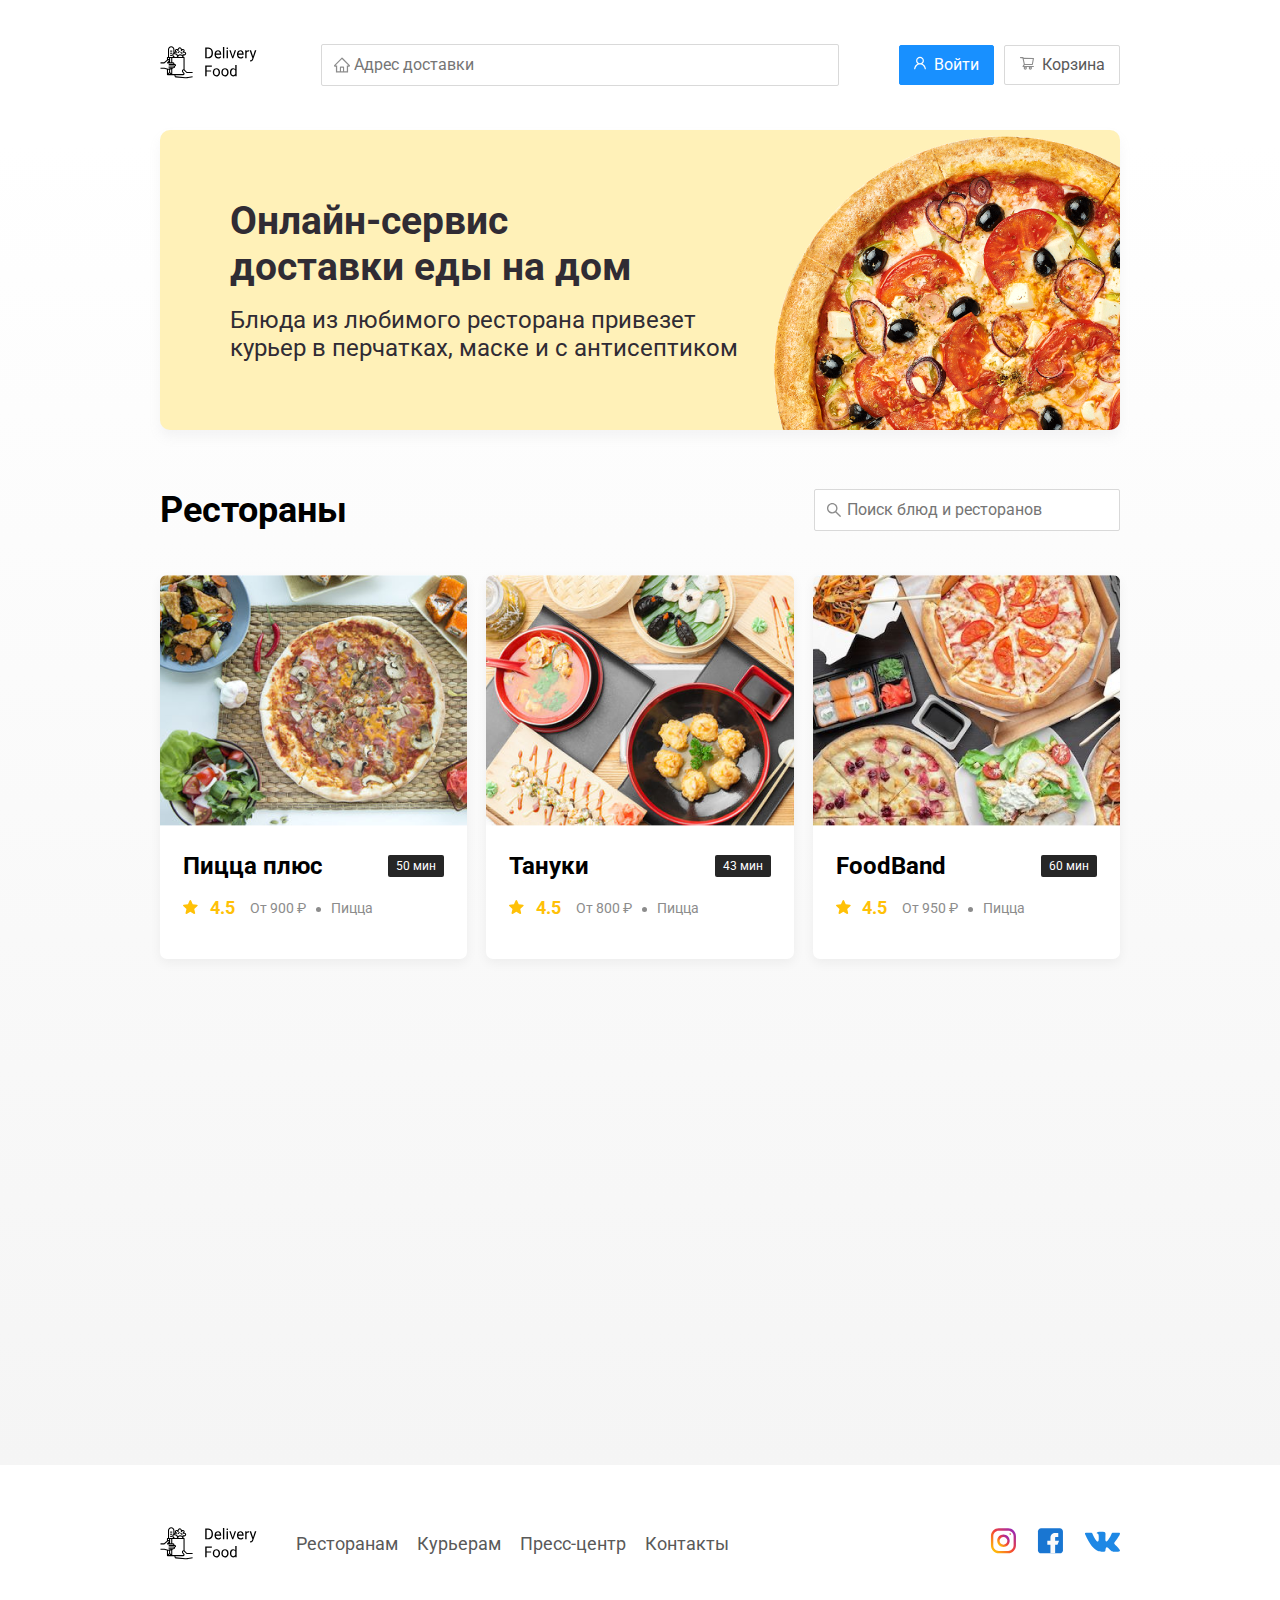
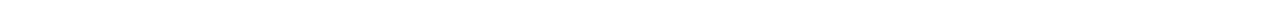
<file: delivery/index.html>
<!DOCTYPE html>
<html lang="en">
<head>
    <meta charset="UTF-8">
    <meta name="viewport" content="width=device-width, initial-scale=1.0">
    <title>Доставка еды на дом!</title>
    <link
    rel="stylesheet"
    href="https://cdnjs.cloudflare.com/ajax/libs/animate.css/4.1.1/animate.min.css"/>
    <link href="https://fonts.googleapis.com/css2?family=Roboto:wght@400;700&display=swap" rel="stylesheet">
    <link rel="stylesheet" href="css/normalize.css"> 
    <link rel="stylesheet" href="css/style.css">
</head>
<body>
    <div class="container">
        <header class="header">
            <a href="index.html"><img src="img/logo.svg" alt="logo" class="logo"></a>
            
            <input type="text" class="input search-input" placeholder="Адрес доставки">
            <div class="buttons">
                <button class="button button-sign-in"><img src="img/Vector.svg" class="button-icon">
                    <span class="button-text">Войти</span></button>
                <button class="button" id="cart-button" id="cart-button"><img src="img/carts.svg" class="button-icon">
                    <span class="button-text">Корзина</span></button>
            </div>
        </header>
    </div>
    <main class="main">
        <div class="container">
            <section class="promo animate__animated animate__flipInX">
                <h1 class="promo__title">
                    Онлайн-сервис <br>доставки еды на дом
                </h1>
                <p class="promo__text">
                    Блюда из любимого ресторана привезет курьер в 
                    перчатках, маске и с антисептиком
                </p>
            </section>
    
            <section class="restaurants">
                <div class="section-heading">
                    <h2 class="section-title">Рестораны</h2>
                    <input class=" input restaurant-search" placeholder="Поиск блюд и ресторанов">
                </div>
                <div class="cards">
                    <a href="restaurant.html" class="card wow animate__animated animate__fadeInUp" data-wow-delay="0.2s">
                        <img src="img/1.png" alt="Пицца плюс" class="card__image">
                        <div class="card-text">
                            <div class="card-heading">
                                <h3 class="card-title">Пицца плюс</h3>
                                <span class="card-tag">50 мин</span>
                            </div>
                            <div class="card-info">
                                <div class="rating"><img src="img/star.svg" alt="" class="rating-star"> 4.5</div>
                                <div class="price">От 900 ₽</div>
                                <div class="category">Пицца</div>
                            </div>
                        </div>
                    </a>
                    <a href="restaurant.html" class="card wow animate__animated animate__fadeInUp" data-wow-delay="0.4s">
                        <img src="img/2.png" alt="Пицца плюс" class="card__image">
                        <div class="card-text">
                            <div class="card-heading">
                                <h3 class="card-title">Тануки</h3>
                                <span class="card-tag">43 мин</span>
                            </div>
                            <div class="card-info">
                                <div class="rating"><img src="img/star.svg" alt="" class="rating-star"> 4.5</div>
                                <div class="price">От 800 ₽</div>
                                <div class="category">Пицца</div>
                            </div>
                        </div>
                    </a>
                    <a href="restaurant.html" class="card wow animate__animated animate__fadeInUp" data-wow-delay="0.6s">
                        <img src="img/3.png" alt="Пицца плюс" class="card__image">
                        <div class="card-text">
                            <div class="card-heading">
                                <h3 class="card-title">FoodBand</h3>
                                <span class="card-tag">60 мин</span>
                            </div>
                            <div class="card-info">
                                <div class="rating"><img src="img/star.svg" alt="" class="rating-star"> 4.5</div>
                                <div class="price">От 950 ₽</div>
                                <div class="category">Пицца</div>
                            </div>
                        </div>
                    </a>
                    <a href="restaurant.html" class="card wow animate__animated animate__fadeInUp" data-wow-delay="0.2s">
                        <img src="img/4.png" alt="Пицца плюс" class="card__image">
                        <div class="card-text">
                            <div class="card-heading">
                                <h3 class="card-title">Пицца-Лисица</h3>
                                <span class="card-tag">50 мин</span>
                            </div>
                            <div class="card-info">
                                <div class="rating"><img src="img/star.svg" alt="" class="rating-star"> 4.5</div>
                                <div class="price">От 900 ₽</div>
                                <div class="category">Пицца</div>
                            </div>
                        </div>
                    </a>
                    <a href="restaurant.html" class="card wow animate__animated animate__fadeInUp" data-wow-delay="0.4s">
                        <img src="img/5.png" alt="Пицца плюс" class="card__image">
                        <div class="card-text">
                            <div class="card-heading">
                                <h3 class="card-title">Пицца плюс</h3>
                                <span class="card-tag">50 мин</span>
                            </div>
                            <div class="card-info">
                                <div class="rating">
                                    <img src="img/star.svg" alt="" class="rating-star"> 4.5</div>
                                <div class="price">От 900 ₽</div>
                                <div class="category">Пицца</div>
                            </div>
                        </div>
                    </a>
                    <a href="restaurant.html" class="card wow animate__animated animate__fadeInUp" data-wow-delay="0.6s">
                        <img src="img/6.png" alt="Пицца плюс" class="card__image">
                        <div class="card-text">
                            <div class="card-heading">
                                <h3 class="card-title">Пицца плюс</h3>
                                <span class="card-tag">50 мин</span>
                            </div>
                            <div class="card-info">
                                <div class="rating"><img src="img/star.svg" alt="" class="rating-star"> 4.5</div>
                                <div class="price">От 1200 ₽</div>
                                <div class="category">Русская кухня</div>
                            </div>
                        </div>
                    </a>
                </div>
            </section>
        </div>
    </main>
    <div class="footer">
        <div class="container">
            <div class="footer-block">
                <img src="img/logo.svg" alt="logo" class="logo footer-logo">
                <nav class="footer-nav">
                    <a href="#" class="footer-link">Ресторанам </a>
                    <a href="#" class="footer-link">Курьерам</a>
                    <a href="#" class="footer-link">Пресс-центр</a>
                    <a href="#" class="footer-link">Контакты</a>
                </nav>
                <div class="social-links">
                    <a href="#" class="social-link"><img src="img/instagram.svg" alt="instagram"></a>
                    <a href="#" class="social-link"><img src="img/fb.svg" alt="FaceBook"></a>
                    <a href="#" class="social-link"><img src="img/vk.svg" alt="VKontakte"></a>
                </div>
            </div>
        </div>
    </div>
    <div class="modal">
        <div class="modal-dialog">
            <div class="modal-header">
                <h3 class="modal-title">Корзина</h3>
                <button class="close">&times;</button>
            </div>
            <div class="modal-body">
                <div class="food-row">
                    <span class="food-name">Ролл угорь стандарт</span>
                    <strong class="food-price">250 ₽</strong>
                    <div class="food-counter">
                        <button class="counter-button">-</button>
                        <span class="counter">1</span>
                        <button class="counter-button">+</button>
                    </div>
                </div>
                <div class="food-row">
                    <span class="food-name">Ролл угорь стандарт</span>
                    <strong class="food-price">250 ₽</strong>
                    <div class="food-counter">
                        <button class="counter-button">-</button>
                        <span class="counter">1</span>
                        <button class="counter-button">+</button>
                    </div>
                </div>
                <div class="food-row">
                    <span class="food-name">Ролл угорь стандарт</span>
                    <strong class="food-price">250 ₽</strong>
                    <div class="food-counter">
                        <button class="counter-button">-</button>
                        <span class="counter">1</span>
                        <button class="counter-button">+</button>
                    </div>
                </div>
                <div class="food-row">
                    <span class="food-name">Ролл угорь стандарт</span>
                    <strong class="food-price">250 ₽</strong>
                    <div class="food-counter">
                        <button class="counter-button">-</button>
                        <span class="counter">1</span>
                        <button class="counter-button">+</button>
                    </div>
                </div>
                <div class="food-row">
                    <span class="food-name">Ролл угорь стандарт</span>
                    <strong class="food-price">250 ₽</strong>
                    <div class="food-counter">
                        <button class="counter-button">-</button>
                        <span class="counter">1</span>
                        <button class="counter-button">+</button>
                    </div>
                </div>
                <div class="food-row">
                    <span class="food-name">Ролл угорь стандарт</span>
                    <strong class="food-price">250 ₽</strong>
                    <div class="food-counter">
                        <button class="counter-button">-</button>
                        <span class="counter">1</span>
                        <button class="counter-button">+</button>
                    </div>
                </div>
                <div class="food-row">
                    <span class="food-name">Ролл угорь стандарт</span>
                    <strong class="food-price">250 ₽</strong>
                    <div class="food-counter">
                        <button class="counter-button">-</button>
                        <span class="counter">1</span>
                        <button class="counter-button">+</button>
                    </div>
                </div>
                <div class="food-row">
                    <span class="food-name">Ролл угорь стандарт</span>
                    <strong class="food-price">250 ₽</strong>
                    <div class="food-counter">
                        <button class="counter-button">-</button>
                        <span class="counter">1</span>
                        <button class="counter-button">+</button>
                    </div>
                </div>
                <div class="food-row">
                    <span class="food-name">Ролл угорь стандарт</span>
                    <strong class="food-price">250 ₽</strong>
                    <div class="food-counter">
                        <button class="counter-button">-</button>
                        <span class="counter">1</span>
                        <button class="counter-button">+</button>
                    </div>
                </div>
            </div>
            <div class="modal-footer">
                <span class="price-tag">1250 ₽</span>
                <div class="footer-buttons">
                    <button class="button button-sign-in">Оформить заказ</button>
                    <button class="button">Отмена</button>
                </div>
            </div>
        </div>
    </div>
    <script src="js/wow.min.js"></script>
    <script src="js/script.js"></script>
</body>
</html>
</file>
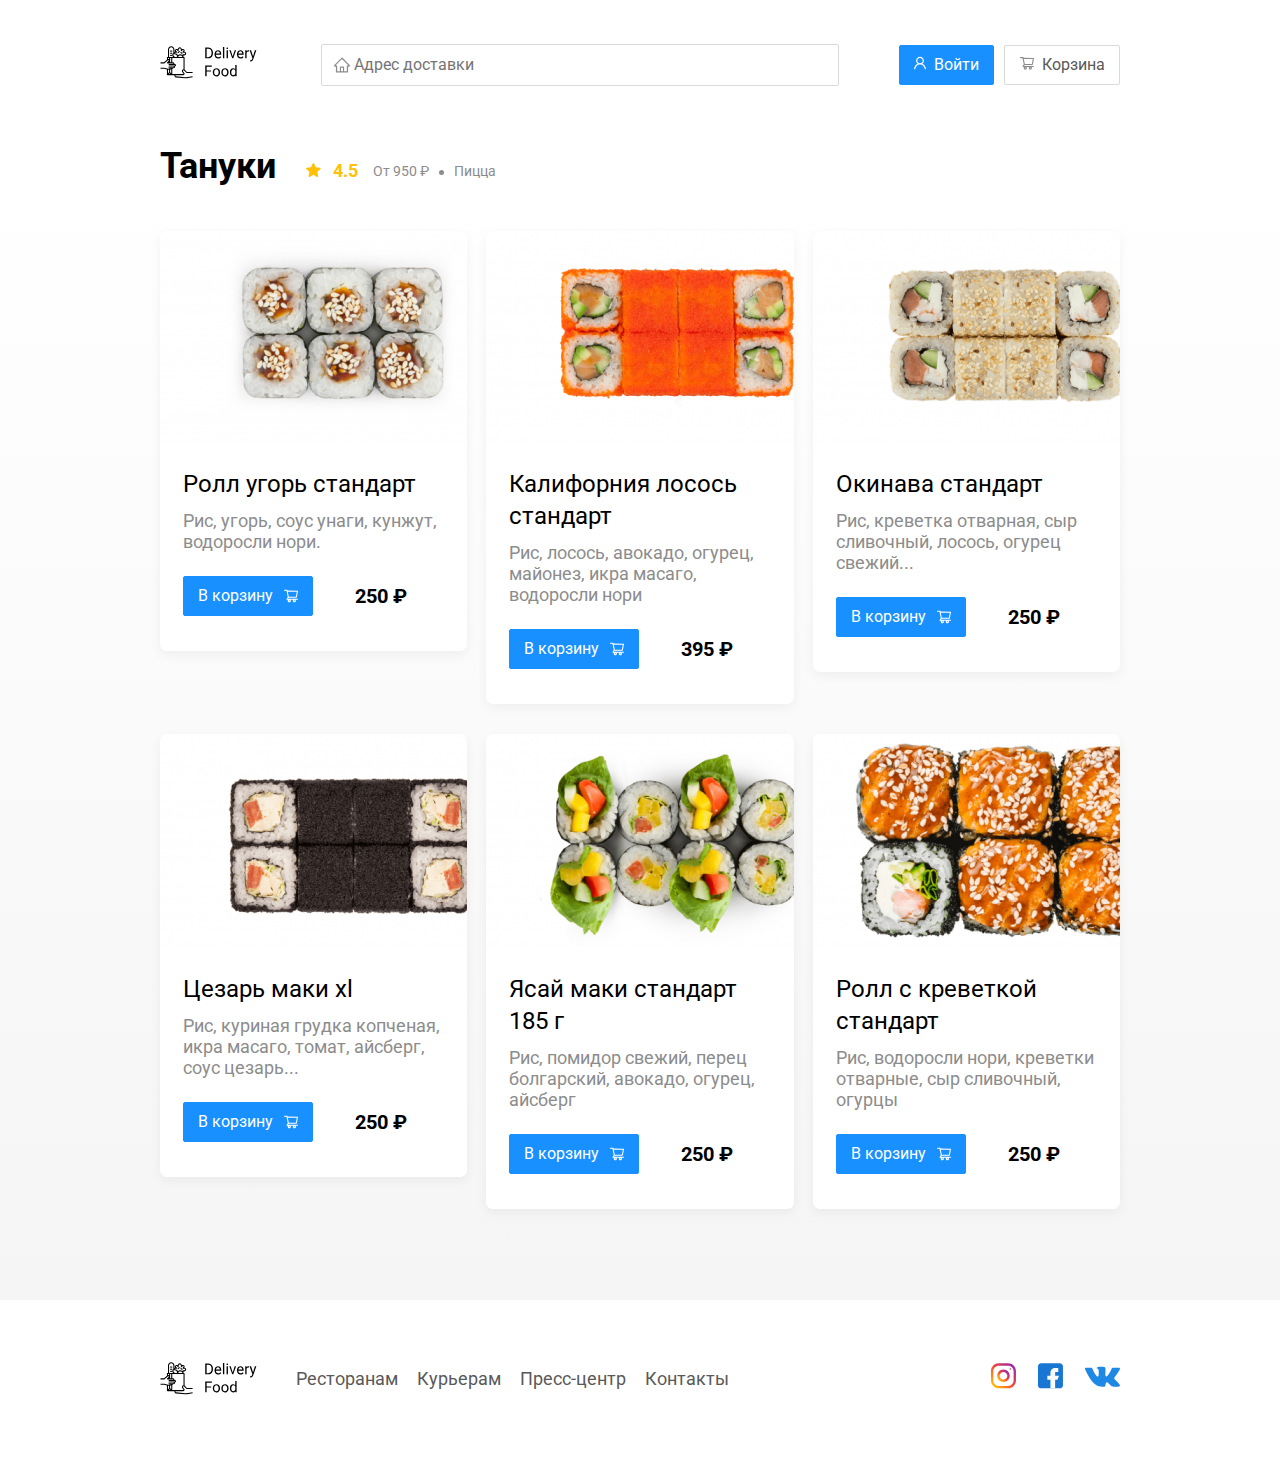
<file: delivery/restaurant.html>
<!DOCTYPE html>
<html lang="en">
<head>
    <meta charset="UTF-8">
    <meta name="viewport" content="width=device-width, initial-scale=1.0">
    <title>Доставка еды на дом!</title>
    <link
    rel="stylesheet"
    href="https://cdnjs.cloudflare.com/ajax/libs/animate.css/4.1.1/animate.min.css"
  />
    <link href="https://fonts.googleapis.com/css2?family=Roboto:wght@400;700&display=swap" rel="stylesheet">
    <link rel="stylesheet" href="css/normalize.css"> 
    <link rel="stylesheet" href="css/style.css">
</head>
<body>
    <div class="container">
        <header class="header">
            <a href="index.html"><img src="img/logo.svg" alt="logo" class="logo animate__animated animate__fadeInRight"></a>
            <input type="text" class="input search-input" placeholder="Адрес доставки">
            <div class="buttons">
                <button class="button button-sign-in"><img src="img/Vector.svg" class="button-icon">
                    <span class="button-text">Войти</span></button>
                <button class="button" id="cart-button"><img src="img/carts.svg" class="button-icon">
                    <span class="button-text">Корзина</span></button>
            </div>
        </header>
    </div>
    <main class="main">
        <div class="container">
    
            <section class="restaurants">
                <div class="section-heading">
                    <h2 class="section-title">Тануки</h2>
                    <div class="card-info">
                        <div class="rating"><img src="img/star.svg" alt="" class="rating-star"> 4.5</div>
                        <div class="price">От 950 ₽</div>
                        <div class="category">Пицца</div>
                    </div>
                </div>
                <div class="cards">
                    <div class="card wow animate__animated animate__fadeInUp" data-wow-delay="0.2s">
                        <img src="img/tanuki1.png" alt="Пицца плюс" class="card__image">
                        <div class="card-text">
                            <div class="card-heading">
                                <h3 class="card-title card-title-reg">Ролл угорь стандарт</h3>
                            </div>
                            <div class="card-info">
                                <div class="ingredients">Рис, угорь, соус унаги, кунжут, водоросли нори.</div>
                            </div>
                            <div class="card-buttons">
                                <button class="button button-sign-in">
                                    <span class="button-card-text">В корзину</span>
                                    <img src="img/shopping-cart-white.svg" alt="shopping-cart" class="button-card-img">
                                </button>
                                <strong class="card-price-bold">250 ₽</strong>
                            </div>
                        </div>
                    </div>
                    <div class="card wow animate__animated animate__fadeInUp" data-wow-delay="0.4s">
                        <img src="img/tanuki2.png" alt="Пицца плюс" class="card__image">
                        <div class="card-text">
                            <div class="card-heading">
                                <h3 class="card-title card-title-reg">Калифорния лосось стандарт</h3>
                            </div>
                            <div class="card-info">
                                <div class="ingredients">Рис, лосось, авокадо, огурец, майонез, икра масаго, водоросли нори</div>
                            </div>
                            <div class="card-buttons">
                                <button class="button button-sign-in">
                                    <span class="button-card-text">В корзину</span>
                                    <img src="img/shopping-cart-white.svg" alt="shopping-cart" class="button-card-img">
                                </button>
                                <strong class="card-price-bold">395 ₽</strong>
                            </div>
                        </div>
                    </div>
                    <div class="card wow animate__animated animate__fadeInUp" data-wow-delay="0.6s">
                        <img src="img/tanuki3.png" alt="Пицца плюс" class="card__image">
                        <div class="card-text">
                            <div class="card-heading">
                                <h3 class="card-title card-title-reg">Окинава стандарт</h3>
                            </div>
                            <div class="card-info">
                                <div class="ingredients"> Рис, креветка отварная, сыр сливочный, лосось, огурец свежий...</div>
                            </div>
                            <div class="card-buttons">
                                <button class="button button-sign-in">
                                    <span class="button-card-text">В корзину</span>
                                    <img src="img/shopping-cart-white.svg" alt="shopping-cart" class="button-card-img">
                                </button>
                                <strong class="card-price-bold">250 ₽</strong>
                            </div>
                        </div>
                    </div>
                    <div class="card wow animate__animated animate__fadeInUp" data-wow-delay="0.2s">
                        <img src="img/tanuki4.png" alt="Пицца плюс" class="card__image">
                        <div class="card-text">
                            <div class="card-heading">
                                <h3 class="card-title card-title-reg">Цезарь маки хl</h3>
                            </div>
                            <div class="card-info">
                                <div class="ingredients">Рис, куриная грудка копченая, икра масаго, томат, айсберг, соус цезарь...</div>
                            </div>
                            <div class="card-buttons">
                                <button class="button button-sign-in">
                                    <span class="button-card-text">В корзину</span>
                                    <img src="img/shopping-cart-white.svg" alt="shopping-cart" class="button-card-img">
                                </button>
                                <strong class="card-price-bold">250 ₽</strong>
                            </div>
                        </div>
                    </div>
                    <div class="card wow animate__animated animate__fadeInUp" data-wow-delay="0.4s">
                        <img src="img/tanuki5.png" alt="Пицца плюс" class="card__image">
                        <div class="card-text">
                            <div class="card-heading">
                                <h3 class="card-title card-title-reg">Ясай маки стандарт 185 г</h3>
                            </div>
                            <div class="card-info">
                                <div class="ingredients">Рис, помидор свежий, перец болгарский, авокадо, огурец, айсберг</div>
                            </div>
                            <div class="card-buttons">
                                <button class="button button-sign-in">
                                    <span class="button-card-text">В корзину</span>
                                    <img src="img/shopping-cart-white.svg" alt="shopping-cart" class="button-card-img">
                                </button>
                                <strong class="card-price-bold">250 ₽</strong>
                            </div>
                        </div>
                    </div>
                    <div class="card wow animate__animated animate__fadeInUp" data-wow-delay="0.6s">
                        <img src="img/tanuki6.png" alt="Пицца плюс" class="card__image">
                        <div class="card-text">
                            <div class="card-heading">
                                <h3 class="card-title card-title-reg">Ролл с креветкой стандарт</h3>
                            </div>
                            <div class="card-info">
                                <div class="ingredients">Рис, водоросли нори, креветки отварные, сыр сливочный, огурцы</div>
                            </div>
                            <div class="card-buttons">
                                <button class="button button-sign-in">
                                    <span class="button-card-text">В корзину</span>
                                    <img src="img/shopping-cart-white.svg" alt="shopping-cart" class="button-card-img">
                                </button>
                                <strong class="card-price-bold">250 ₽</strong>
                            </div>
                        </div>
                    </div>
                </div>
            </section>
        </div>
    </main>
    <footer class="footer">
        <div class="container">
            <div class="footer-block">
                <img src="img/logo.svg" alt="logo" class="logo footer-logo">
                <nav class="footer-nav">
                    <a href="#" class="footer-link">Ресторанам </a>
                    <a href="#" class="footer-link">Курьерам</a>
                    <a href="#" class="footer-link">Пресс-центр</a>
                    <a href="#" class="footer-link">Контакты</a>
                </nav>
                <div class="social-links">
                    <a href="#" class="social-link"><img src="img/instagram.svg" alt="instagram"></a>
                    <a href="#" class="social-link"><img src="img/fb.svg" alt="FaceBook"></a>
                    <a href="#" class="social-link"><img src="img/vk.svg" alt="VKontakte"></a>
                </div>
            </div>
        </div>
    </footer>
    <div class="modal">
        <div class="modal-dialog">
            <div class="modal-header">
                <h3 class="modal-title">Корзина</h3>
                <button class="close">&times;</button>
            </div>
            <div class="modal-body">
                <div class="food-row">
                    <span class="food-name">Ролл угорь стандарт</span>
                    <strong class="food-price">250 ₽</strong>
                    <div class="food-counter">
                        <button class="counter-button">-</button>
                        <span class="counter">1</span>
                        <button class="counter-button">+</button>
                    </div>
                </div>
                <div class="food-row">
                    <span class="food-name">Ролл угорь стандарт</span>
                    <strong class="food-price">250 ₽</strong>
                    <div class="food-counter">
                        <button class="counter-button">-</button>
                        <span class="counter">1</span>
                        <button class="counter-button">+</button>
                    </div>
                </div>
                <div class="food-row">
                    <span class="food-name">Ролл угорь стандарт</span>
                    <strong class="food-price">250 ₽</strong>
                    <div class="food-counter">
                        <button class="counter-button">-</button>
                        <span class="counter">1</span>
                        <button class="counter-button">+</button>
                    </div>
                </div>
                <div class="food-row">
                    <span class="food-name">Ролл угорь стандарт</span>
                    <strong class="food-price">250 ₽</strong>
                    <div class="food-counter">
                        <button class="counter-button">-</button>
                        <span class="counter">1</span>
                        <button class="counter-button">+</button>
                    </div>
                </div>
                <div class="food-row">
                    <span class="food-name">Ролл угорь стандарт</span>
                    <strong class="food-price">250 ₽</strong>
                    <div class="food-counter">
                        <button class="counter-button">-</button>
                        <span class="counter">1</span>
                        <button class="counter-button">+</button>
                    </div>
                </div>
            </div>
            <div class="modal-footer">
                <span class="price-tag">1250 ₽</span>
                <div class="footer-buttons">
                    <button class="button button-sign-in">Оформить заказ</button>
                    <button class="button">Отмена</button>
                </div>
            </div>
        </div>
    </div>
    <script src="js/wow.min.js"></script>
    <script src="js/script.js"></script>
</body>
</html>
</file>
<file: delivery/css/style.css>
* {
    box-sizing: border-box;
}

body {
    padding-top: 44px;
    font-family: 'Roboto', sans-serif;
}

.container {
    max-width: 1200px;
    margin: 0 auto;
}

.header {
    display: flex;
    justify-content: space-between;
    align-items: center;
    margin-bottom: 44px;
}

.input {
    border-radius: 2px;
    border: 1px solid #D9D9D9;
    font-size: 16px;
    line-height: 24px;
    padding: 8px;
    color: #BFBFBF;
    padding-left: 32px;
    background-repeat: no-repeat;
    background-position: left 11px center;
}

.search-input {
    flex:0.8;
    background-image: url(../img/home.svg);
    
}

.buttons {
    display: flex;
    align-items: center;
}

.button {
    background: #fff;
    padding: 7px 14px;
    border-radius: 2px;
    border: 1px solid #D9D9D9;
    box-shadow: 0px 0px 2px rgba(0, 0, 0, 0.0015);
    color: #595959;
    font-size: 16px;
    line-height: 24px;
    cursor:pointer;
}

.button-sign-in {
    background: #1890FF;
    border: 1px solid #1890FF;
    color: #fff;
    margin-right: 10px;
}

.button-icon {
    margin-right: 4px;
}

.button-card-text {
    margin-right: 10px;
}

.main {
    background: linear-gradient(180deg, rgba(245, 245, 245, 0) 1.04%, #F5F5F5 100%);
    padding-bottom: 91px;
}

.promo {
    box-shadow: 0 7px 12px rgba(158,158,163, 0.1);
    background: #FFF1B8 url(../img/pizza-promo.png) no-repeat top right -230px / 800px;
    border-radius: 10px;
    padding: 68px 70px;
}

.promo__title {
    font-weight: 700;
    color: #302C34;
    font-size: 39px;
    line-height: 46px;
    margin: 0;
}

.promo__text {
    margin: 16px 0 0 0;
    max-width: 538px;
    font-size: 24px;
    line-height: 28px;
    font-weight: normal;
    color: #302C34;
}

.restaurants {
    margin-top: 59px;
}

.restaurant-search {
    background-image: url(../img/search.svg);
    width: 306px;
    margin-left: auto;
}

.section-heading {
    display: flex;
    
    align-items: center;
    margin-bottom: 44px;
}

.section-title {
    margin: 0;
    font-weight: bold;
    font-size: 36px;
    line-height: 42px;
    color: #000;
    margin-right: 30px;
}

.cards {
    display: flex;
    flex-wrap: wrap;
    align-items: flex-start;
    justify-content: space-between;
}

.cards .card:nth-child(-n+3){
    margin-bottom: 30px;
}


.card {
    background: #FFFFFF;
    box-shadow: 0px 4px 12px rgba(0, 0, 0, 0.05);
    border-radius: 7px;
    overflow: hidden;
    flex-basis: 32%;
    text-decoration: none;
}

.card-buttons {
    margin-top: 24px;
    display: flex;
    align-items: center;
}

.card-buttons button {
    display: flex;
    align-items: center;
}

.card-price-bold {
    font-weight: bold;
    font-size: 20px;
    line-height: 32px;
    color: #000;
    margin-left: 32px;
}

.card-image {
    width: 384px;
    height: 250px;
    object-fit: cover;
}

.card-text {
    padding-top: 20px;
    padding-bottom: 35px;
    padding-left: 23px;
    padding-right: 23px;
}

.card-heading {
    display: flex;
    align-items: center;
    justify-content: space-between;
}

.card-title {
    margin: 0;
    font-weight: bold;
    font-size: 24px;
    line-height: 32px;
    color: #000;
}

.card-title-reg{
    font-weight: 400;
}

.card-tag {
    padding: 1px 8px;
    background: #262626;
    color: #fff;
    font-size: 12px;
    line-height: 20px;
    font-weight: normal;
    border-radius: 2px;
}

.card-info {
    display: flex;
    align-items: center;
    margin-top: 10px;
    flex-wrap: wrap;

}

.rating {
    margin-right: 26px;
    color: #FFC107;
    font-weight: bold;
    font-size: 18px;
    line-height: 32px;
}

.price, .category {
    color: #8C8C8C;
    font-weight: 400;
    font-size: 18px;
    line-height: 32px;
}

.ingredients {
    color: #8C8C8C;
    font-weight: 400;
    font-size: 18px;
    line-height: 21px;
}

.category {
    text-overflow: ellipsis;
    overflow: hidden;
    white-space: nowrap;
    max-width: 150px;
}

.price {
    margin-right: 10px;
    position: relative;
}

.price::after {
    content: "";
    display: inline-block;
    width: 5px;
    height: 5px;
    background: #8C8C8C;
    border-radius: 50%;
    vertical-align: middle;
    margin-left: 10px;
}

.rating-star {
    margin-right: 7.5px;
}

.footer {
    padding: 60px 0;
}

.footer-block {
    display: flex;
    align-items: center;
    justify-content: space-between;
}

.footer-nav {
    margin-right: auto;
    margin-left: 35px;
}

.footer-link {
    display: inline-block;
    color: #595959;
    text-decoration: none;
    font-weight: normal;
    font-size: 18px;
    line-height: 21px;
}

.footer-link:not(:last-child) {
    margin-right: 15px;
}

.social-links {
    display: flex;
    align-items: center;
}
.social-link:not(:last-child) {
    margin-right: 21px;
}

.modal {
    display: none;
    position: fixed;
    top: 0;
    left: 0;
    width: 100%;
    height: 100%;
    background: rgba(0, 0, 0, 0.4);
}

.is-open {
    display: flex;
}

.modal-dialog {
    max-width: 780px;
    width: 95%;
    padding:40px 45px;
    overflow: scroll;
    max-height: 400px;
    margin: auto;
    background: #FFFFFF;
    border-radius: 5px;
}

.modal-header {
    display: flex;
    justify-content: space-between;
    align-items: center;
    margin-bottom: 45px;
}

.modal-title {
    margin: 0;
    font-weight: bold;
    font-size: 36px;
    line-height: 42px;
}

.close {
    font-size: 36px;
    border:none;
    background-color: transparent;
    cursor: pointer;
}

.modal-body {
    margin-bottom: 52px;
}
.food-row {
    display: flex;
    align-items: flex-start;
    justify-content: space-between;
    padding-bottom: 8px;
    border-bottom: 1px solid #D9D9D9;
    margin-bottom: 15px;
}

.food-name {
    font-weight: normal;
    font-size: 18px;
    line-height: 32px;
}

.food-price {
    margin-left: auto;
    margin-right: 47px;
}

.food-counter {
    display: flex;
    align-items: center;
}

.counter-button {
    display: flex;
    align-items: center;
    justify-content: center;
    width: 39px;
    height: 32px;
    background: #FFFFFF;
    border: 1px solid #40A9FF;
    box-sizing: border-box;
    border-radius: 2px;
    font-weight: normal;
    font-size: 14px;
    line-height: 22px;
    color: #40A9FF;
}

.counter {
    font-size: 16px;
    line-height: 24px;
    margin-left: 10px;
    margin-right: 10px;
}

.modal-footer {
    display: flex;
    align-items: center;
    justify-content: space-between;
}

.footer-buttons {
    display: flex;
    align-items: center;
}

.price-tag {
    padding:15px 20px;
    background: #262626;
    border-radius: 5px;
    font-weight: bold;
    font-size: 20px;
    line-height: 23px;
    color: #FAFAFA;
}

@media (max-width: 1366px) {
    .container {
        max-width: 960px;
    }

    .promo {
        background-size: 710px;
        background-position: top right -240px;
    }

    .rating {
        margin-right: 15px;
    }

    .category, .price {
        font-size: 14px;
    }
}



@media (max-width: 992px) {
    .container {
        max-width: 750px;
    }

    .promo {
        padding: 50px;
        background-size: 500px;
        background-position: center right -160px;
    }

    .promo__text {
        font-size: 18px;
        max-width: 400px;
    }

    .card {
        flex-basis: 49%;
    }

    .footer-link {
        font-size: 16px;
    }
}

@media (max-width: 768px) {
    .container {
        max-width: 560px;
    }

    .card-info {
        flex-wrap: wrap;
    }

    .card .rating {
        flex-basis: 100%;
    }

    .card-title{
        font-size: 18px;
    }
    .promo {
        background-size: 400px;
        background-position: bottom 73px right -115px;
    }
    .promo__title {
        font-size: 24px;
        line-height: 1.4;
    }

    .promo__text {
        margin-top: 0;
    }
}

@media (max-width: 578px) {
    .container {
        width: 90%;
    }

    .header {
        flex-wrap: wrap;
    }

    .search-input {
        order: 5;
        margin-top: 15px;
        flex: 1;
    }

    .promo {
        background-image: none;
    }

    .promo__title {
        margin-bottom: 10px;
    }

    .section-title {
        font-size: 20px;
    }

    .card {
        flex-basis: 100%;
    }

    .card__image {
        width: 100%;
    }

    .cards .card:not(:last-child) {
        margin-bottom: 30px;
    }

    .footer {
        padding: 30px 0;
    }

    .footer-block {
        align-items: center;
    }

    .footer-nav {
        order: 0;
        margin-left: 0;
        margin-right: 0;
        display: flex;
        flex-direction: column;
    }

    .footer-logo {
        margin-right: 15px;
        order: 1;
    }

    .social-links {
        order: 2;
    }
}

@media (max-width:480px) {

    .button-text {
        display: none;
    }

    .button {
        min-height: 40px;
    }

    .button-icon {
        margin: 0;
    }

    .promo {
        padding: 20px;
    }

    .restaurants {
        margin-top: 30px;
    }
    .section-heading {
        flex-wrap: wrap;
    }

    .footer-block {
        flex-wrap: wrap;
        flex-direction: column;
        align-items: center;
    }

    .footer-logo {
        order: 0;
        margin-bottom: 20px;
    }
    .footer-nav {
        margin-bottom: 20px;
        text-align: center;
    }

    .footer-link:not(:last-child){
        margin-right: 0;
    }
}
</file>
